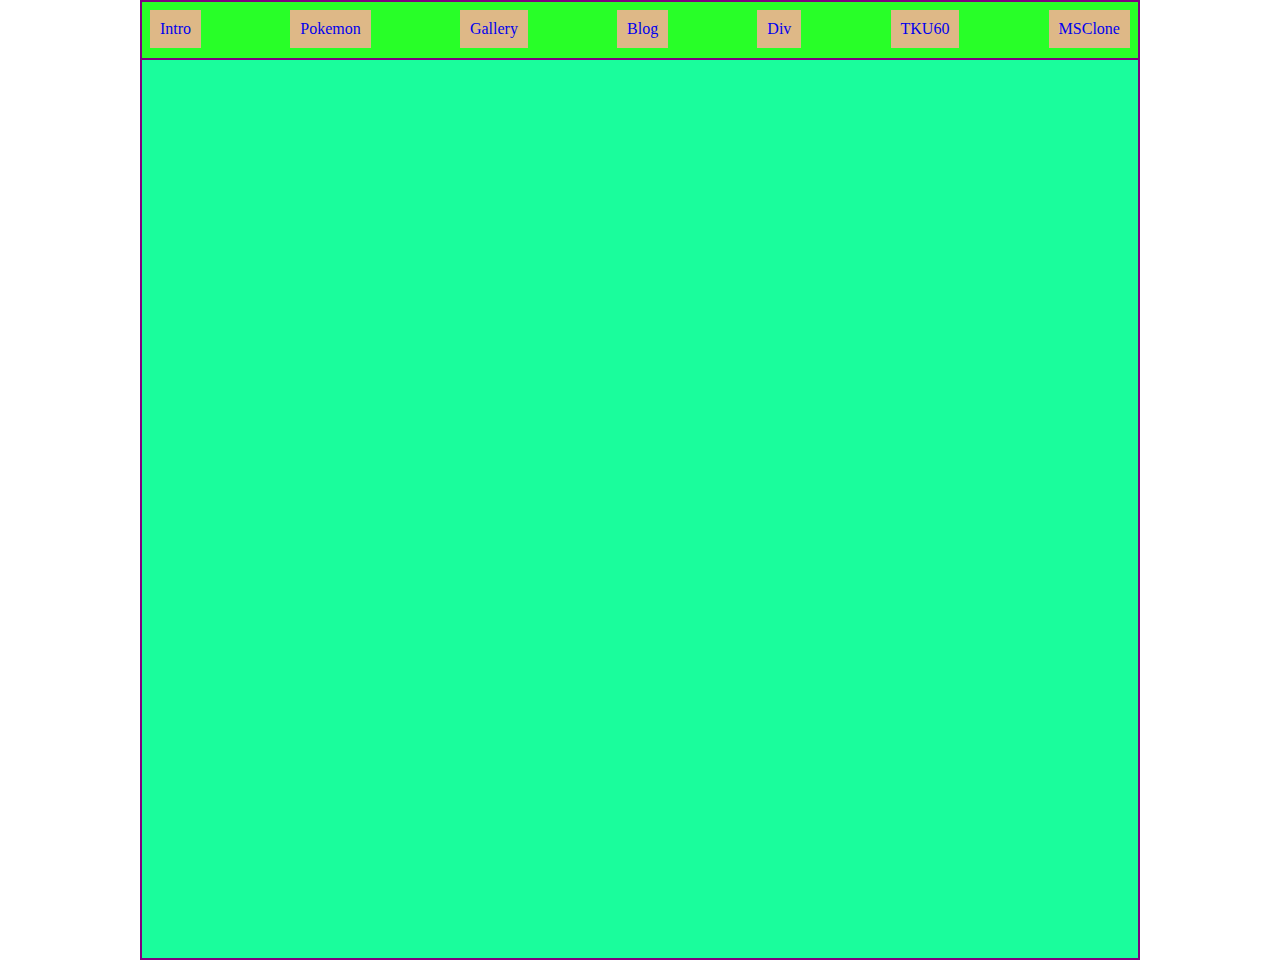
<file: index.html>
<!DOCTYPE html>
<html lang="en">
  <head>
    <meta charset="UTF-8" />
    <meta name="viewport" content="width=device-width, initial-scale=1.0" />
    <meta http-equiv="X-UA-Compatible" content="ie=edge" />
    <title>Nav Demo</title>
    <link rel="stylesheet" href="./style.css" />
  </head>
  <body>
    <div class="container">
      <div class="heading">
        <ul>
          <li onclick="change(1)"><a href="#">Intro</a></li>
          <li onclick="change(2)"><a href="#">Pokemon</a></li>
          <li onclick="change(3)"><a href="#">Gallery</a></li>
          <li onclick="change(4)"><a href="#">Blog</a></li>
          <li onclick="change(5)"><a href="#">Div</a></li>
          <li onclick="change(6)"><a href="#">TKU60</a></li>
          <li onclick="change(7)"><a href="#">MSClone</a></li>
        </ul>
      </div>
      <section id="show"></section>
    </div>

    <script src="./script.js"></script>
  </body>
</html>
</file>
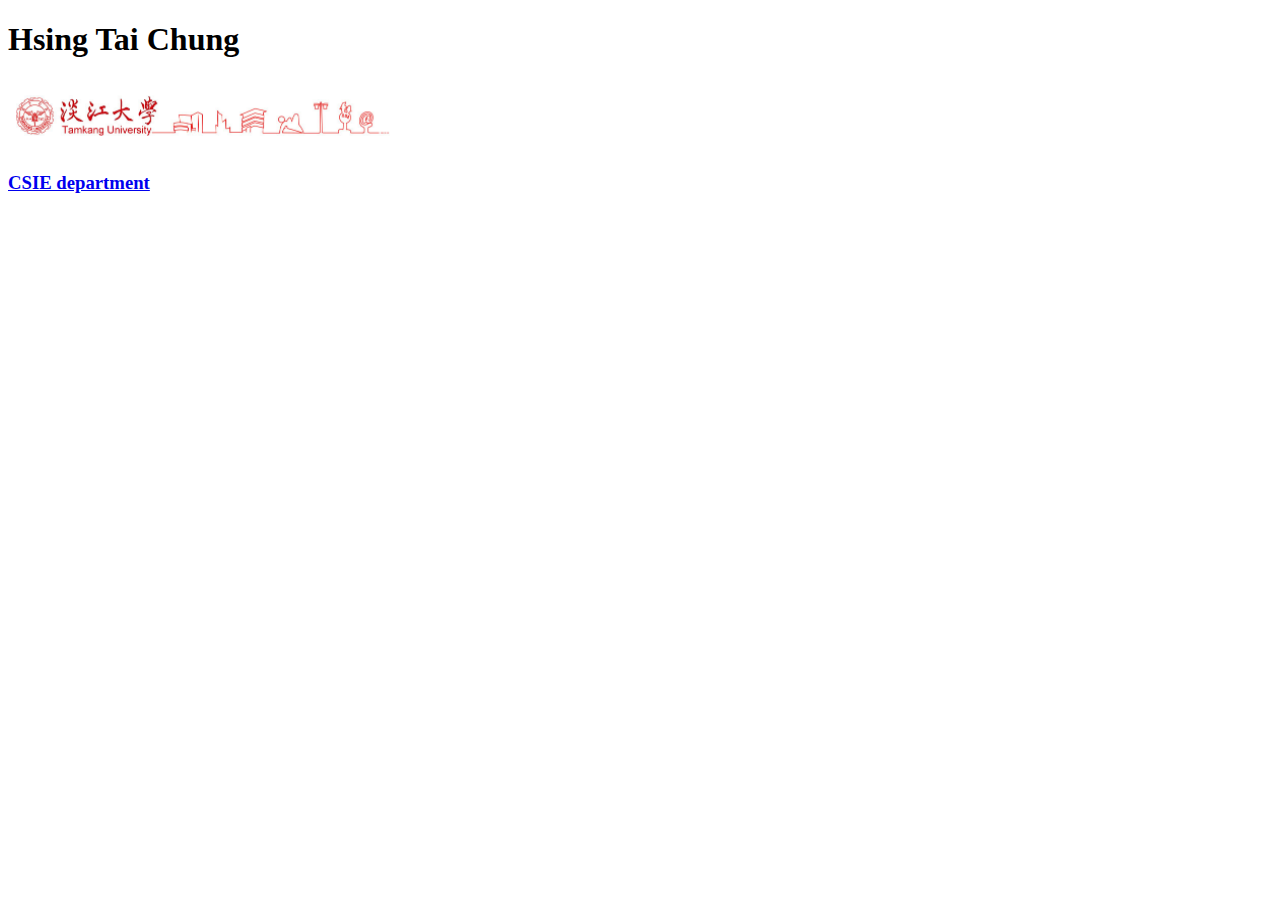
<file: w01/intro.html>
<!DOCTYPE html>
<html lang="en">
  <head>
    <meta charset="UTF-8" />
    <meta name="viewport" content="width=device-width, initial-scale=1.0" />
    <meta http-equiv="X-UA-Compatible" content="ie=edge" />
    <title>Introduction</title>
  </head>
  <body>
    <h1>Hsing Tai Chung</h1>
    <img src="./tku.PNG" width="400" alt="" /> <br />
    <a href="http://www.csie.tku.edu.tw/"> <h3>CSIE department</h3> </a>
  </body>
</html>
</file>
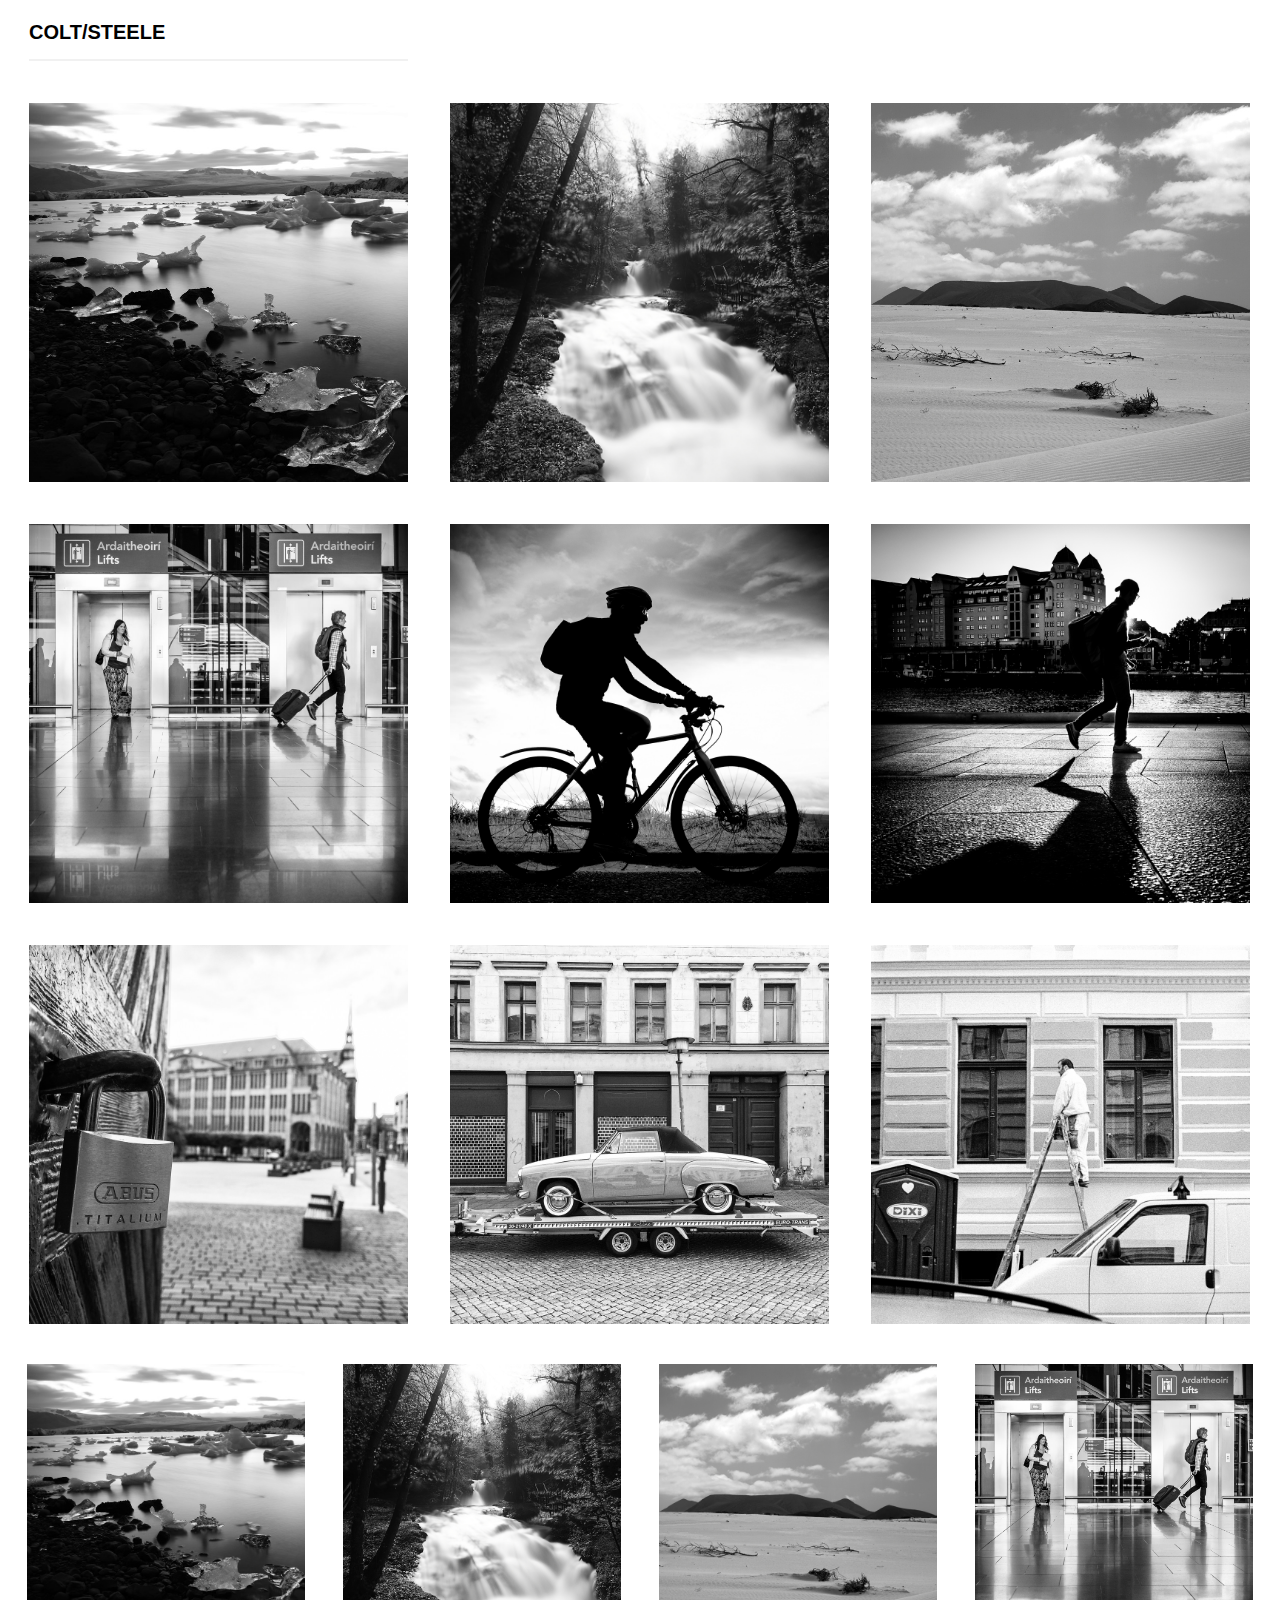
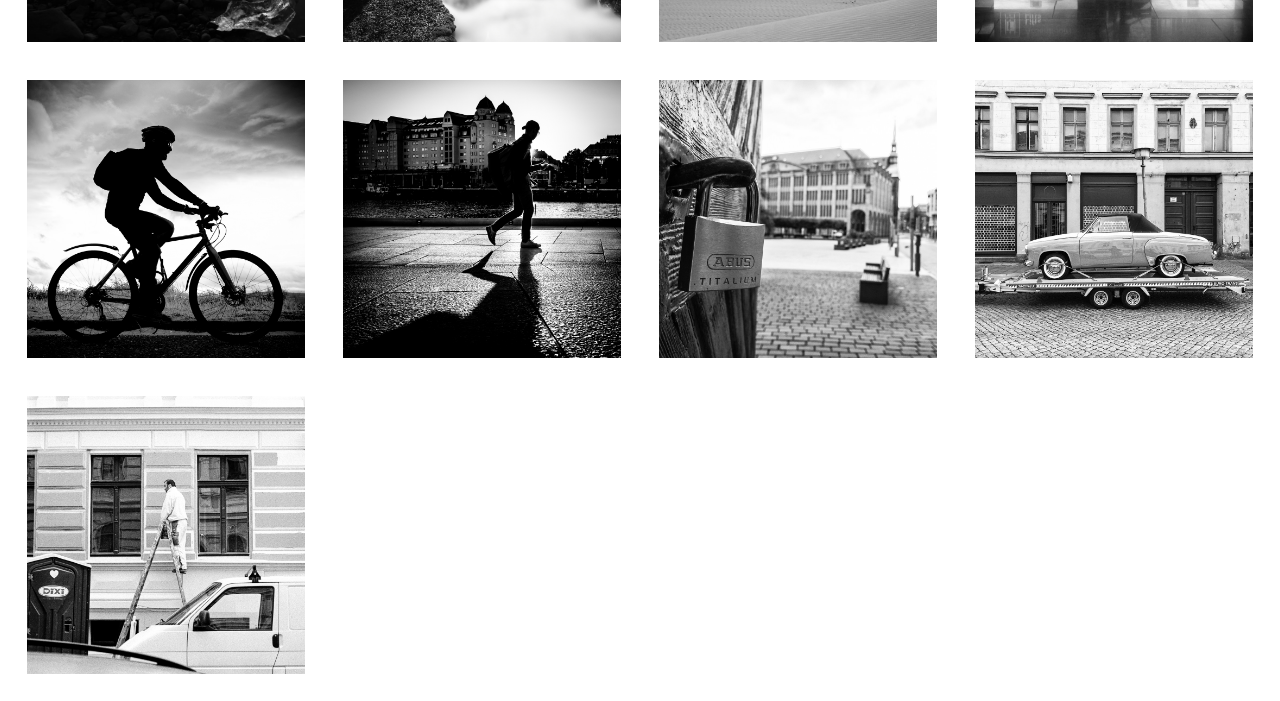
<file: w02-imageGallery/imageGallery.html>
<!DOCTYPE html>
<html lang="en">
  <head>
    <meta charset="UTF-8" />
    <meta name="viewport" content="width=device-width, initial-scale=1.0" />
    <meta http-equiv="X-UA-Compatible" content="ie=edge" />
    <link rel="stylesheet" href="./imageGallery.css" />
    <title>Image Gallery</title>
  </head>
  <body>
    <p>Colt/Steele</p>
    <div id="line3">
      <img src="./img/img1.jpg" alt="" />
      <img src="./img/img2.jpg" alt="" />
      <img src="./img/img3.jpg" alt="" />
      <img src="./img/img4.jpg" alt="" />
      <img src="./img/img5.jpg" alt="" />
      <img src="./img/img6.jpg" alt="" />
      <img src="./img/img7.jpg" alt="" />
      <img src="./img/img8.jpg" alt="" />
      <img src="./img/img9.jpg" alt="" />
    </div>
    <div id="line4">
      <img src="./img/img1.jpg" alt="" />
      <img src="./img/img2.jpg" alt="" />
      <img src="./img/img3.jpg" alt="" />
      <img src="./img/img4.jpg" alt="" />
      <img src="./img/img5.jpg" alt="" />
      <img src="./img/img6.jpg" alt="" />
      <img src="./img/img7.jpg" alt="" />
      <img src="./img/img8.jpg" alt="" />
      <img src="./img/img9.jpg" alt="" />
    </div>
  </body>
</html>
</file>
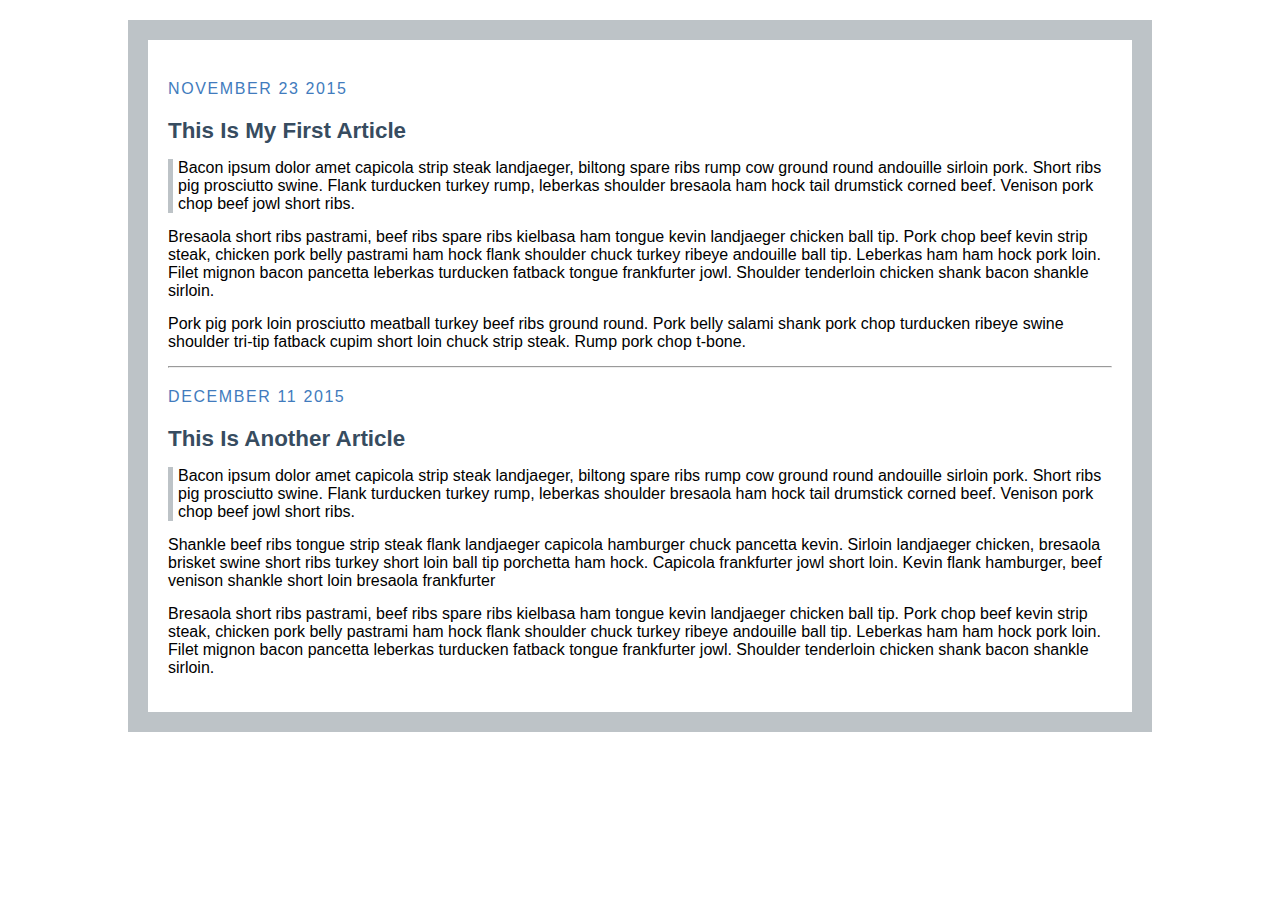
<file: w02/blog.html>
<!DOCTYPE html>
<html>
  <head>
    <title>My Blog</title>
    <link rel="stylesheet" type="text/css" href="blog.css" />
  </head>
  <body>
    <link
      href="http://fonts.googleapis.com/css?family=Source+Sans+Pro:400,700,400italic|Source+Code+Pro:400,700"
      rel="stylesheet"
      type="text/css"
    />

    <div class="post">
      <div class="date">November 23 2015</div>
      <h2>This Is My First Article</h2>

      <p class="quote">
        Bacon ipsum dolor amet capicola strip steak landjaeger, biltong spare
        ribs rump cow ground round andouille sirloin pork. Short ribs pig
        prosciutto swine. Flank turducken turkey rump, leberkas shoulder
        bresaola ham hock tail drumstick corned beef. Venison pork chop beef
        jowl short ribs.
      </p>

      <p class="post-info">
        Bresaola short ribs pastrami, beef ribs spare ribs kielbasa ham tongue
        kevin landjaeger chicken ball tip. Pork chop beef kevin strip steak,
        chicken pork belly pastrami ham hock flank shoulder chuck turkey ribeye
        andouille ball tip. Leberkas ham ham hock pork loin. Filet mignon bacon
        pancetta leberkas turducken fatback tongue frankfurter jowl. Shoulder
        tenderloin chicken shank bacon shankle sirloin.
      </p>

      <p class="post-info">
        Pork pig pork loin prosciutto meatball turkey beef ribs ground round.
        Pork belly salami shank pork chop turducken ribeye swine shoulder
        tri-tip fatback cupim short loin chuck strip steak. Rump pork chop
        t-bone.
      </p>
    </div>

    <hr />

    <div class="post">
      <div class="date">December 11 2015</div>
      <h2>This Is Another Article</h2>

      <p class="quote">
        Bacon ipsum dolor amet capicola strip steak landjaeger, biltong spare
        ribs rump cow ground round andouille sirloin pork. Short ribs pig
        prosciutto swine. Flank turducken turkey rump, leberkas shoulder
        bresaola ham hock tail drumstick corned beef. Venison pork chop beef
        jowl short ribs.
      </p>

      <p class="post-info">
        Shankle beef ribs tongue strip steak flank landjaeger capicola hamburger
        chuck pancetta kevin. Sirloin landjaeger chicken, bresaola brisket swine
        short ribs turkey short loin ball tip porchetta ham hock. Capicola
        frankfurter jowl short loin. Kevin flank hamburger, beef venison shankle
        short loin bresaola frankfurter
      </p>

      <p class="post-info">
        Bresaola short ribs pastrami, beef ribs spare ribs kielbasa ham tongue
        kevin landjaeger chicken ball tip. Pork chop beef kevin strip steak,
        chicken pork belly pastrami ham hock flank shoulder chuck turkey ribeye
        andouille ball tip. Leberkas ham ham hock pork loin. Filet mignon bacon
        pancetta leberkas turducken fatback tongue frankfurter jowl. Shoulder
        tenderloin chicken shank bacon shankle sirloin.
      </p>
    </div>
  </body>
</html>
</file>
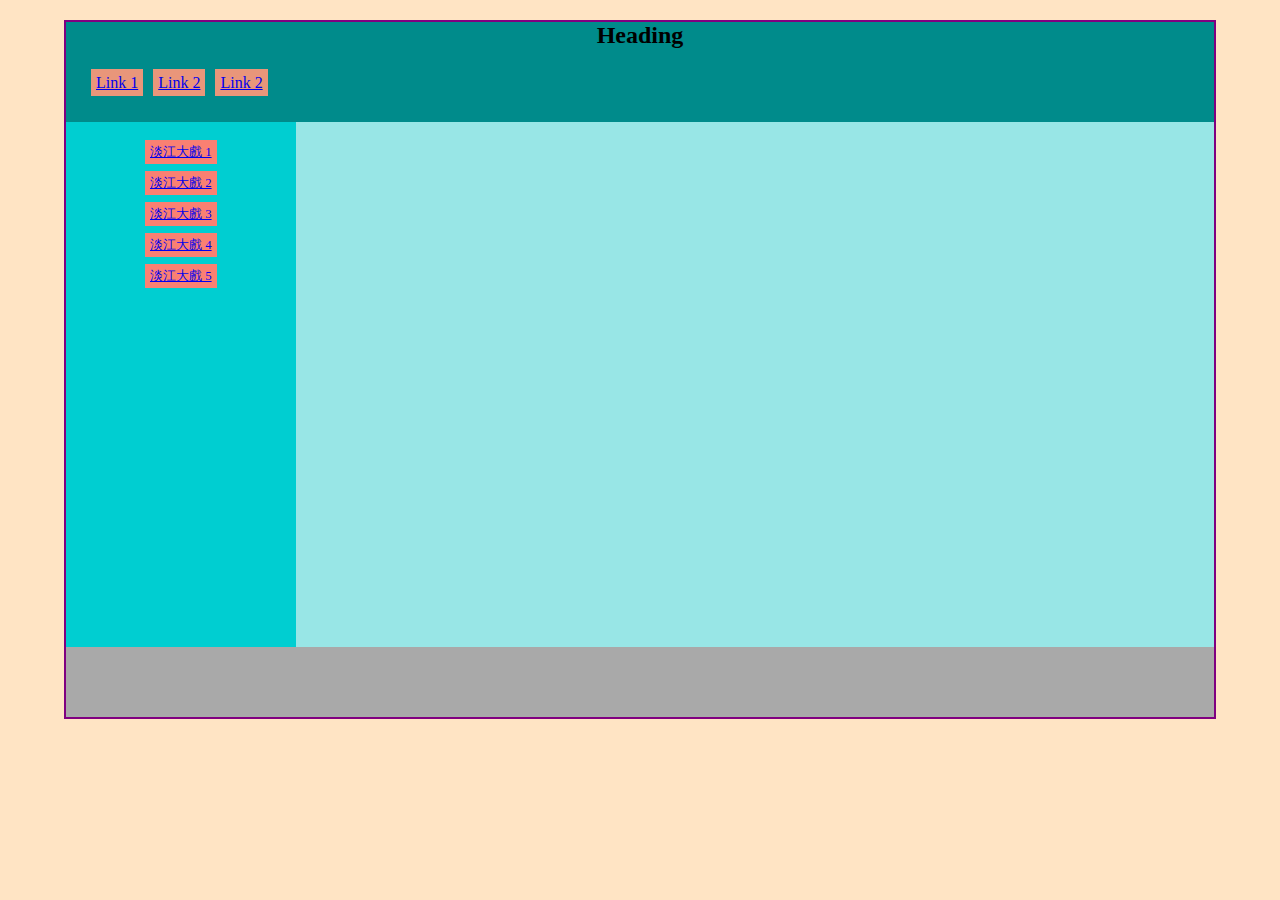
<file: w04-tku60-js/div_tku60.html>
<!DOCTYPE html>
<html lang="en">
  <head>
    <meta charset="UTF-8" />
    <meta name="viewport" content="width=device-width, initial-scale=1.0" />
    <title>Div Demo</title>
    <link rel="stylesheet" href="./div_tku60.css" />
  </head>
  <body>
    <div id="container">
      <div id="heading">
        <h2>Heading</h2>
        <ul>
          <li>
            <a href="#">Link 1</a>
          </li>
          <li>
            <a href="#">Link 2</a>
          </li>
          <li>
            <a href="#">Link 2</a>
          </li>
        </ul>
      </div>
      <div id="main">
        <aside>
          <ul>
            <li onclick="changeVideo(1)">
              <a href="#">淡江大戲 1</a>
            </li>
            <li onclick="changeVideo(2)">
              <a href="#">淡江大戲 2</a>
            </li>
            <li onclick="changeVideo(3)">
              <a href="#">淡江大戲 3</a>
            </li>
            <li onclick="changeVideo(4)">
              <a href="#">淡江大戲 4</a>
            </li>
            <li onclick="changeVideo(5)">
              <a href="#">淡江大戲 5</a>
            </li>
          </ul>
        </aside>
        <div id="section">
          <div class="video-responsive">
            <div id="player">
              <iframe
                width="560"
                height="315"
                src="https://www.youtube.com/embed/RechrtUxfQc"
                frameborder="0"
                allow="accelerometer; autoplay; clipboard-write; encrypted-media; gyroscope; picture-in-picture"
                allowfullscreen
              ></iframe>
            </div>
          </div>
        </div>
      </div>
      <div id="footer"></div>
    </div>

    <script src="div_tku60.js"></script>
  </body>
</html>
</file>
<file: style.css>
* {
  padding: 0;
  margin: 0;
  box-sizing: border-box;
}
.container {
  width: 90%;
  max-width: 1000px;
  margin: auto;
}
.heading {
  height: 60px;
  width: 100%;
  background-color: #28ff28;
  border: 2px solid purple;
}
.heading ul {
  display: flex;
  justify-content: space-between;
  list-style: none;
  padding: 8px;
}
.heading ul li {
  padding: 10px;
  background-color: burlywood;
}
a {
  text-decoration: none;
}
section {
  height: 100vh;
  width: 100%;
  background-color: #1afd9c;
  border-left: 2px solid purple;
  border-right: 2px solid purple;
  border-bottom: 2px solid purple;
}
</file>
<file: w02-imageGallery/imageGallery.css>
#line3,
#line4 {
  display: flex;
  flex-wrap: wrap;
}

#line3 img {
  width: 30%;
  margin: 1.66%;
}

#line4 img {
  width: 22%;
  margin: 1.5%;
}

p {
  text-transform: uppercase;
  font-family: Arial, Helvetica, sans-serif;
  font-size: 20px;
  font-weight: 600;
  border-bottom: 2px solid #f1f1f1;
  padding-bottom: 15px;
  width: 30%;
  margin: 1.66%;
}
</file>
<file: w02/blog.css>
* {
  padding: 0;
  margin: 0;
  box-sizing: border-box;
}

body {
  margin: 20px auto;
  padding: 20px;
  border: 20px solid #bdc3c7;
  width: 80%;
  font-family: Arial, Helvetica, sans-serif;
  font-size: 16px;
}

.date {
  text-transform: uppercase;
  letter-spacing: 0.1rem;
  color: #417bbd;
  padding: 20px 0;
}

h2 {
  font-size: 1.4rem;
  font-weight: bold;
  color: #374c60;
  padding-bottom: 15px;
}

.quote {
  border-left: 5px solid #bdc3c7;
  padding-left: 5px;
}

.post {
  margin-bottom: 15px;
}

.post-info {
  margin-top: 15px;
}
</file>
<file: w04-tku60-js/div_tku60.css>
* {
  padding: 0;
  margin: 0;
  box-sizing: border-box;
}

body {
  background-color: bisque;
  font-size: 16px;
}

#container {
  width: 90%;
  border: 2px solid purple;
  margin: 20px auto;
}

#heading {
  width: 100%;
  height: 100px;
  background-color: darkcyan;
  text-align: center;
}

#heading ul {
  display: flex;
  margin-top: 25px;
  padding-left: 20px;
}

#heading li {
  list-style-type: none;
  padding: 0px 5px 10px 5px;
  font-size: 0.9 rem;
}

#heading ul a {
  background-color: darksalmon;
  padding: 5px;
}

#heading ul a:hover {
  background-color: crimson;
}

#main {
  display: flex;
  background-color: darkturquoise;
}

#main ul {
  display: flex;
  flex-direction: column;
  margin-top: 15px;
}

#main li {
  list-style-type: none;
  text-align: center;
  margin: 7px;
  font-size: 0.8rem;
}

#main ul a {
  background-color: salmon;
  padding: 5px;
}

#main ul a:hover {
  background-color: crimson;
}

aside {
  width: 20%;
  height: 100%;
  background-color: darkturquoise;
}

#section {
  width: 80%;
  height: 100%;
  background-color: rgb(152, 230, 230);
  padding: 10px;
}

#footer {
  width: 100%;
  height: 70px;
  background-color: darkgray;
}

.video-responsive {
  overflow: hidden;
  padding-bottom: 56.25%;
  position: relative;
  height: 0;
}

.video-responsive iframe {
  left: 0;
  top: 0;
  height: 100%;
  width: 100%;
  position: absolute;
}
</file>
